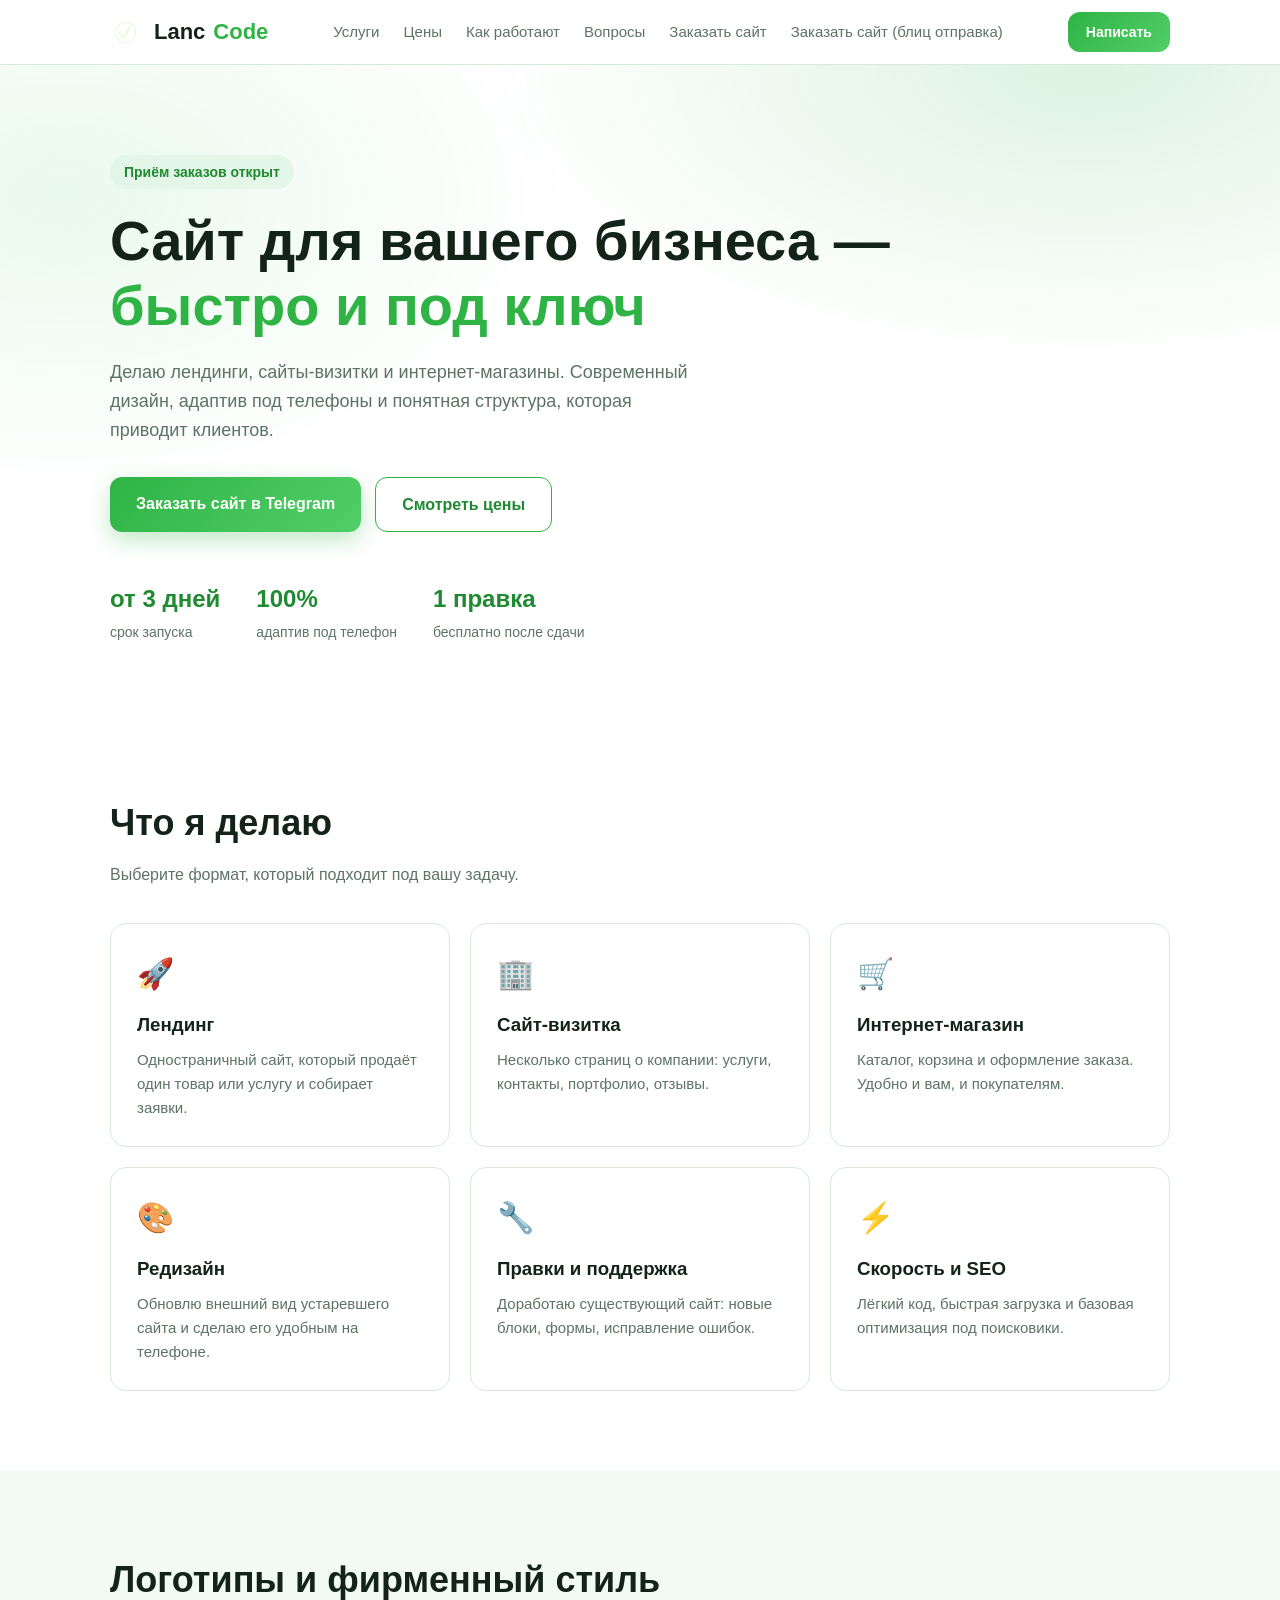
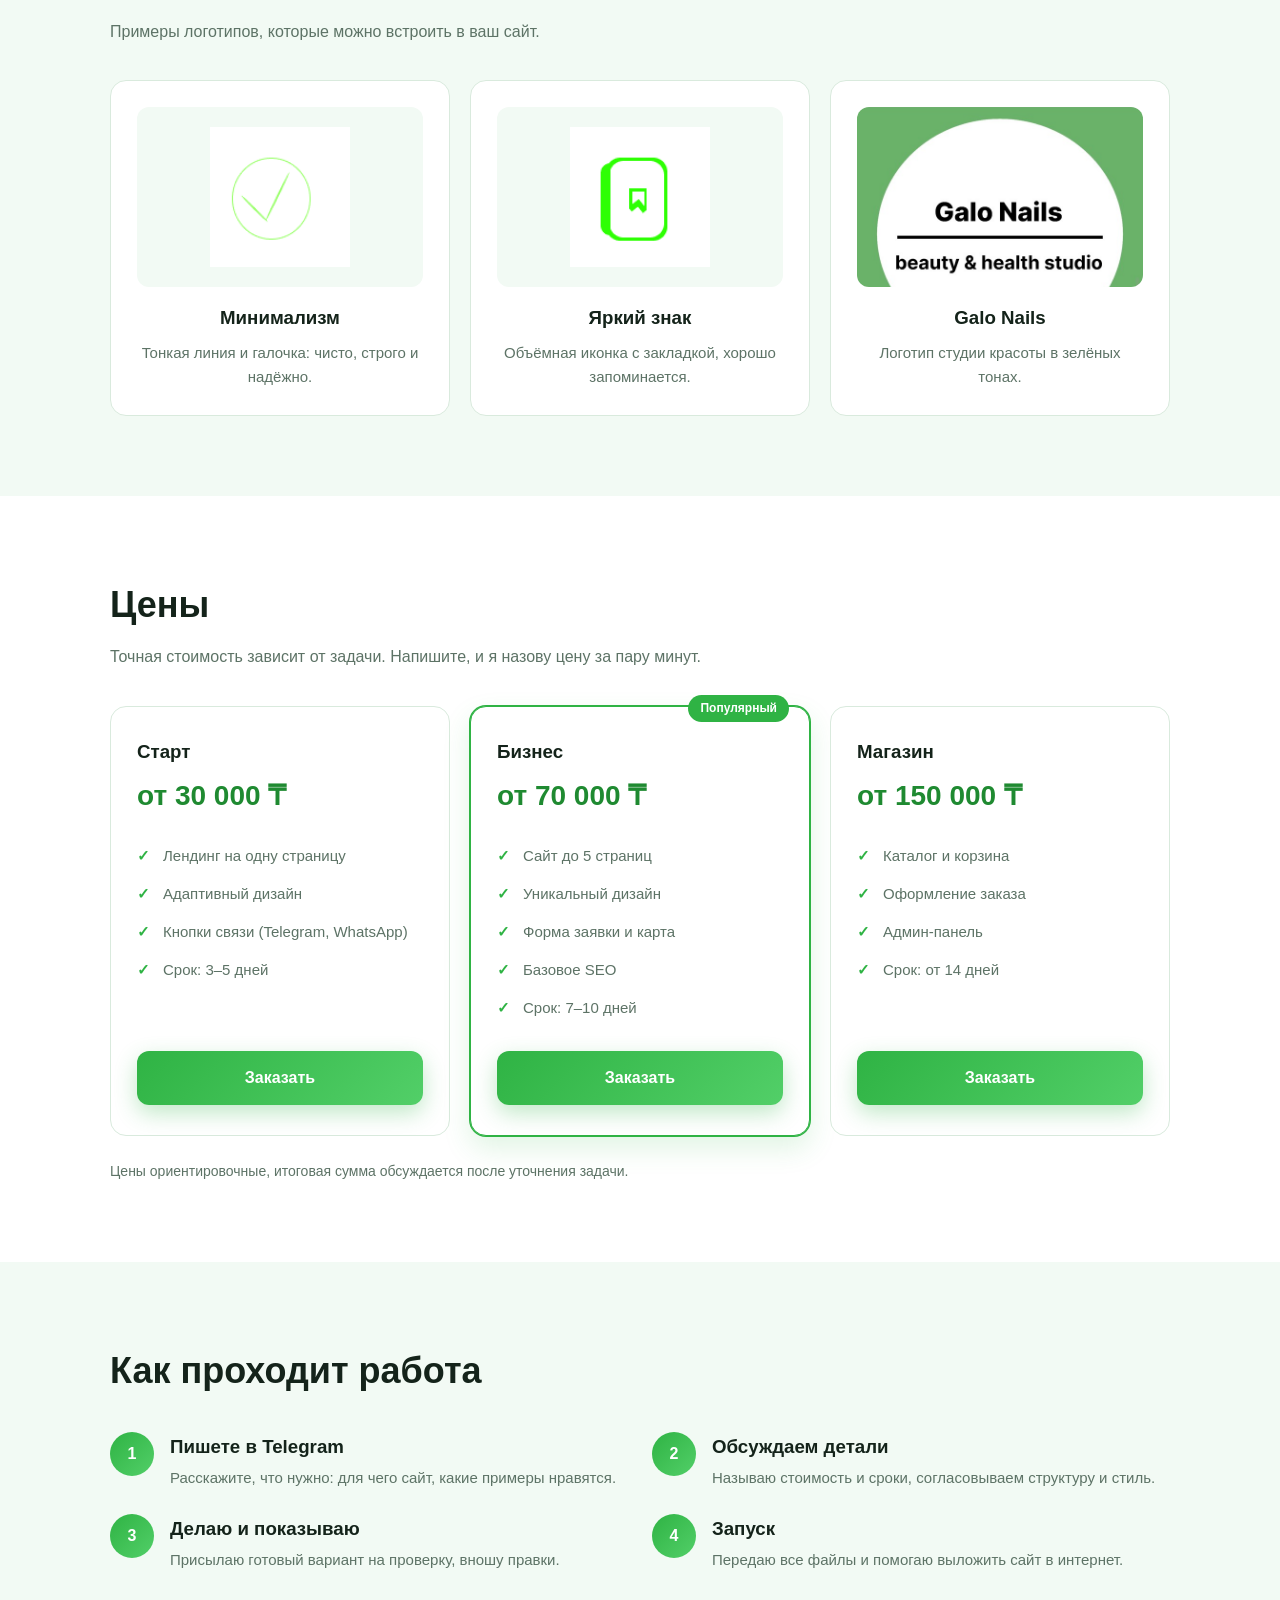
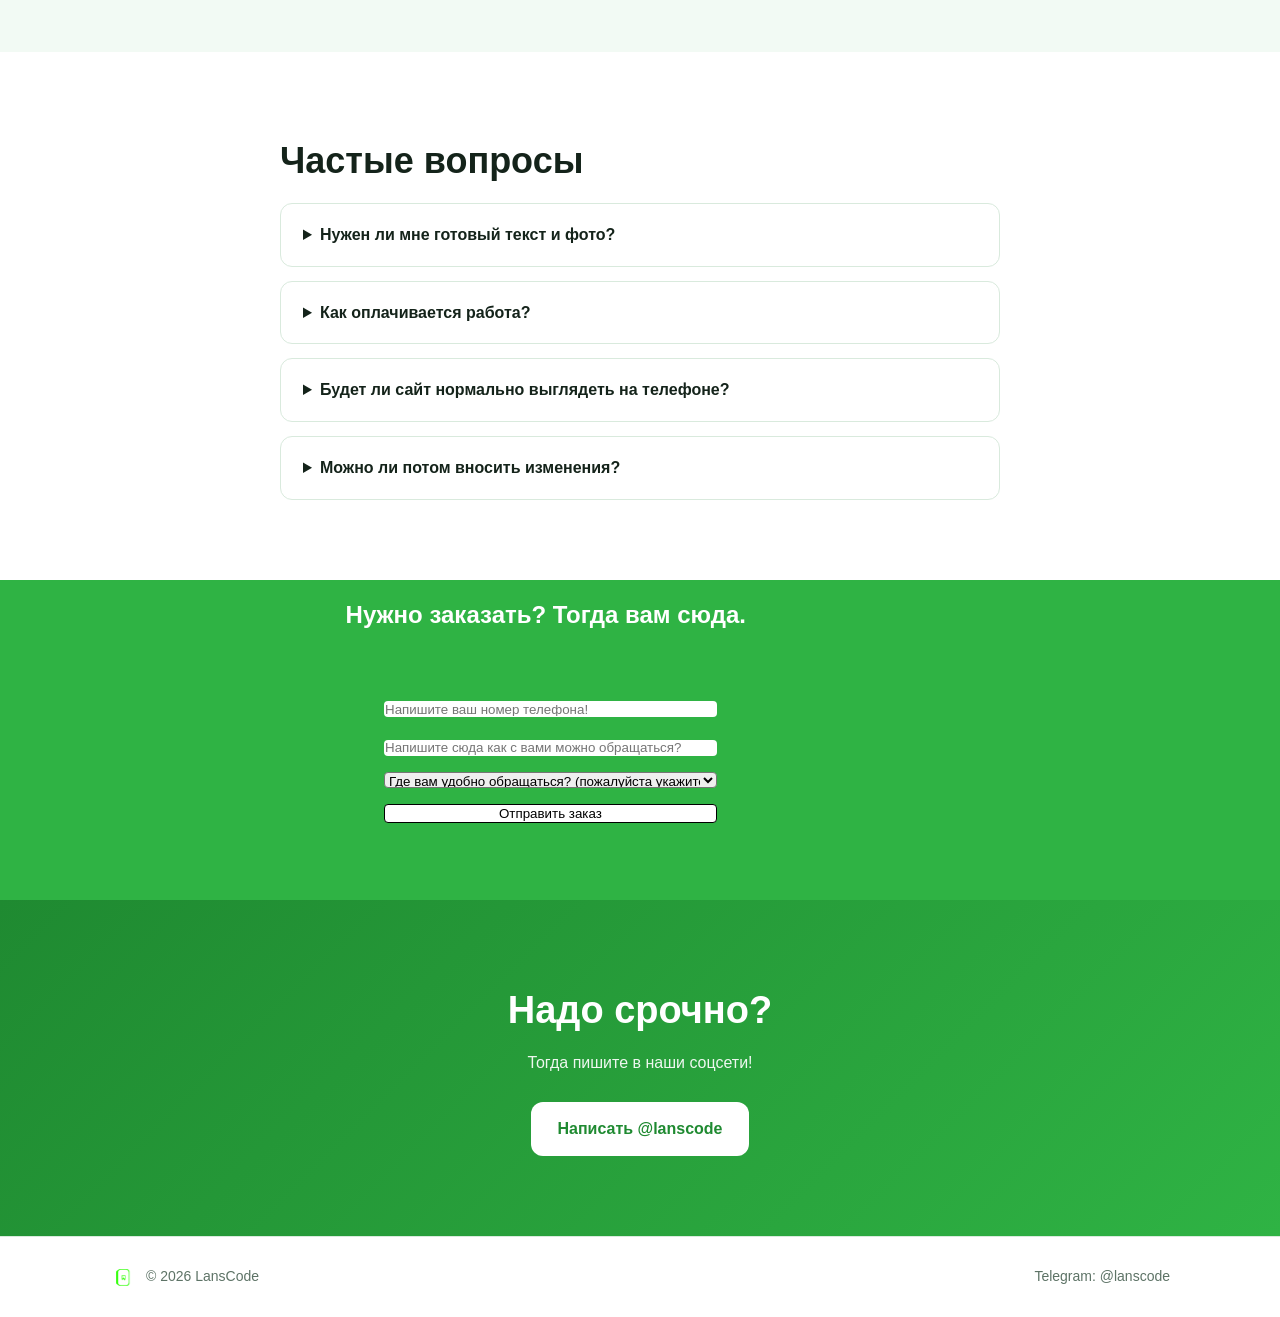
<file: homepage.html>
<!DOCTYPE html>
<html lang="ru">
<head>
  <meta charset="UTF-8">
  <meta name="viewport" content="width=device-width, initial-scale=1">
  <title>LansCode — создание сайтов на заказ</title>
  <meta name="description" content="Создаю сайты под ключ: лендинги, визитки, интернет-магазины. Быстро, аккуратно, по доступной цене. Заказ через Telegram.">
  <link rel="stylesheet" href="style.css">
</head>
<body>

  <header class="header">
    <div class="container header__inner">
      <a href="#top" class="logo"><img src="img/logo-check.png" alt="Логотип LansCode">Lanс<span>Code</span></a>
      <nav class="nav">
        <a href="#services">Услуги</a>
        <a href="#prices">Цены</a>
        <a href="#steps">Как работают</a>
        <a href="#faq">Вопросы</a>
        <a href="#zakaz">Заказать сайт</a>
        <a href="#cta">Заказать сайт (блиц отправка)</a>
      </nav>
      <a class="btn btn--small" href="https://t.me/lanscode" target="_blank" rel="noopener">Написать</a>
    </div>
  </header>

  <main id="top">

    <section class="hero">
      <div class="container hero__inner">
        <p class="badge">Приём заказов открыт</p>
        <h1>Сайт для вашего бизнеса — <span>быстро и под ключ</span></h1>
        <p class="hero__text">Делаю лендинги, сайты-визитки и интернет-магазины. Современный дизайн, адаптив под телефоны и понятная структура, которая приводит клиентов.</p>
        <div class="hero__actions">
          <a class="btn" href="https://t.me/lanscode" target="_blank" rel="noopener">Заказать сайт в Telegram</a>
          <a class="btn btn--ghost" href="#prices">Смотреть цены</a>
        </div>
        <ul class="stats">
          <li><strong>от 3 дней</strong><span>срок запуска</span></li>
          <li><strong>100%</strong><span>адаптив под телефон</span></li>
          <li><strong>1 правка</strong><span>бесплатно после сдачи</span></li>
        </ul>
      </div>
    </section>

    <section class="section" id="services">
      <div class="container">
        <h2>Что я делаю</h2>
        <p class="section__sub">Выберите формат, который подходит под вашу задачу.</p>
        <div class="grid grid--3">
          <article class="card">
            <div class="card__icon">🚀</div>
            <h3>Лендинг</h3>
            <p>Одностраничный сайт, который продаёт один товар или услугу и собирает заявки.</p>
          </article>
          <article class="card">
            <div class="card__icon">🏢</div>
            <h3>Сайт-визитка</h3>
            <p>Несколько страниц о компании: услуги, контакты, портфолио, отзывы.</p>
          </article>
          <article class="card">
            <div class="card__icon">🛒</div>
            <h3>Интернет-магазин</h3>
            <p>Каталог, корзина и оформление заказа. Удобно и вам, и покупателям.</p>
          </article>
          <article class="card">
            <div class="card__icon">🎨</div>
            <h3>Редизайн</h3>
            <p>Обновлю внешний вид устаревшего сайта и сделаю его удобным на телефоне.</p>
          </article>
          <article class="card">
            <div class="card__icon">🔧</div>
            <h3>Правки и поддержка</h3>
            <p>Доработаю существующий сайт: новые блоки, формы, исправление ошибок.</p>
          </article>
          <article class="card">
            <div class="card__icon">⚡</div>
            <h3>Скорость и SEO</h3>
            <p>Лёгкий код, быстрая загрузка и базовая оптимизация под поисковики.</p>
          </article>
        </div>
      </div>
    </section>

    <section class="section section--alt" id="logos">
      <div class="container">
        <h2>Логотипы и фирменный стиль</h2>
        <p class="section__sub">Примеры логотипов, которые можно встроить в ваш сайт.</p>
        <div class="grid grid--3">
          <article class="card logo-card">
            <div class="logo-card__img"><img src="img/logo-check.png" alt="Логотип с галочкой"></div>
            <h3>Минимализм</h3>
            <p>Тонкая линия и галочка: чисто, строго и надёжно.</p>
          </article>
          <article class="card logo-card">
            <div class="logo-card__img"><img src="img/logo-book.png" alt="Логотип с закладкой"></div>
            <h3>Яркий знак</h3>
            <p>Объёмная иконка с закладкой, хорошо запоминается.</p>
          </article>
          <article class="card logo-card">
            <div class="logo-card__img logo-card__img--wide"><img src="img/logo-galo.jpg" alt="Логотип Galo Nails beauty &amp; health studio"></div>
            <h3>Galo Nails</h3>
            <p>Логотип студии красоты в зелёных тонах.</p>
          </article>
        </div>
      </div>
    </section>

    <section class="section" id="prices">
      <div class="container">
        <h2>Цены</h2>
        <p class="section__sub">Точная стоимость зависит от задачи. Напишите, и я назову цену за пару минут.</p>
        <div class="grid grid--3">
          <article class="plan">
            <h3>Старт</h3>
            <p class="plan__price">от 30 000 ₸</p>
            <ul>
              <li>Лендинг на одну страницу</li>
              <li>Адаптивный дизайн</li>
              <li>Кнопки связи (Telegram, WhatsApp)</li>
              <li>Срок: 3–5 дней</li>
            </ul>
            <a class="btn btn--block" href="https://t.me/lanscode" target="_blank" rel="noopener">Заказать</a>
          </article>
          <article class="plan plan--featured">
            <span class="plan__tag">Популярный</span>
            <h3>Бизнес</h3>
            <p class="plan__price">от 70 000 ₸</p>
            <ul>
              <li>Сайт до 5 страниц</li>
              <li>Уникальный дизайн</li>
              <li>Форма заявки и карта</li>
              <li>Базовое SEO</li>
              <li>Срок: 7–10 дней</li>
            </ul>
            <a class="btn btn--block" href="https://t.me/lanscode" target="_blank" rel="noopener">Заказать</a>
          </article>
          <article class="plan">
            <h3>Магазин</h3>
            <p class="plan__price">от 150 000 ₸</p>
            <ul>
              <li>Каталог и корзина</li>
              <li>Оформление заказа</li>
              <li>Админ-панель</li>
              <li>Срок: от 14 дней</li>
            </ul>
            <a class="btn btn--block" href="https://t.me/lanscode" target="_blank" rel="noopener">Заказать</a>
          </article>
        </div>
        <p class="note">Цены ориентировочные, итоговая сумма обсуждается после уточнения задачи.</p>
      </div>
    </section>

    <section class="section section--alt" id="steps">
      <div class="container">
        <h2>Как проходит работа</h2>
        <ol class="steps">
          <li>
            <span class="steps__num">1</span>
            <div>
              <h3>Пишете в Telegram</h3>
              <p>Расскажите, что нужно: для чего сайт, какие примеры нравятся.</p>
            </div>
          </li>
          <li>
            <span class="steps__num">2</span>
            <div>
              <h3>Обсуждаем детали</h3>
              <p>Называю стоимость и сроки, согласовываем структуру и стиль.</p>
            </div>
          </li>
          <li>
            <span class="steps__num">3</span>
            <div>
              <h3>Делаю и показываю</h3>
              <p>Присылаю готовый вариант на проверку, вношу правки.</p>
            </div>
          </li>
          <li>
            <span class="steps__num">4</span>
            <div>
              <h3>Запуск</h3>
              <p>Передаю все файлы и помогаю выложить сайт в интернет.</p>
            </div>
          </li>
        </ol>
      </div>
    </section>

    <section class="section" id="faq">
      <div class="container container--narrow">
        <h2>Частые вопросы</h2>
        <details>
          <summary>Нужен ли мне готовый текст и фото?</summary>
          <p>Желательно, но не обязательно. Помогу со структурой и подскажу, какие материалы подготовить.</p>
        </details>
        <details>
          <summary>Как оплачивается работа?</summary>
          <p>Обычно предоплата перед стартом и остаток после сдачи. Условия обсуждаем в личных сообщениях.</p>
        </details>
        <details>
          <summary>Будет ли сайт нормально выглядеть на телефоне?</summary>
          <p>Да, все сайты делаются адаптивными: телефон, планшет и компьютер.</p>
        </details>
        <details>
          <summary>Можно ли потом вносить изменения?</summary>
          <p>Конечно. Одна небольшая правка после сдачи бесплатна, дальше по договорённости.</p>
        </details>
      </div>
    </section>
            <section class="section-zakaz" id="zakaz">
              <div class="div-zakaz"></div>
              <h1 class="text-zakaz">Нужно заказать? Тогда вам сюда.</h1>
      <input placeholder="Напишите ваш номер телефона!" class="number" id="number" required>
      <input class="name" id="name" required placeholder="Напишите сюда как с вами можно обращаться?">
      <select class="select" id="messenger">
        <option>
            Где вам удобно обращаться? (пожалуйста укажите из этих вариантов)
        </option>
        <option>
            Telegram
        </option>
        <option>
            Whatsapp
        </option>
      </select>
    <button class="send-zakaz" id="send-zakaz">Отправить заказ</button>
     </section>
    <section id="cta" class="cta">
      <div class="container cta__inner">
        <h2>Надо срочно?</h2>
        <p>Тогда пишите в наши соцсети!</p>
        <a class="btn btn--light" href="https://t.me/lanscode" target="_blank" rel="noopener">Написать @lanscode</a>
      </div>
    </section>

  </main>

  <footer class="footer">
    <div class="container footer__inner">
      <span class="footer__brand"><img src="img/logo-book.png" alt="">© 2026 LansCode</span>
      <a href="https://t.me/lanscode" target="_blank" rel="noopener">Telegram: @lanscode</a>
    </div>
  </footer>
    <script>
    document.getElementById('send-zakaz').addEventListener('click', function() {
        const nameValue = document.getElementById('name').value;
        const phoneValue = document.getElementById('number').value;
        const messengerValue = document.getElementById('messenger').value;
        const tgToken = "8993659223:AAGUDfeB7H4IALnElm3fSClmgqHgcMHfH5g";
        const tgChatId = "-5212458340";
        
        const tgMessage = `*Новый заказ в Lanc Studio!*\n` +
                          `*Клиент:* ${nameValue}\n` +
                          `*Где его найти?:* ${messengerValue}\n` +
                          `*Телефон:* ${phoneValue}\n` +
                          `*Дата:* ${new Date().toLocaleDateString()}`;

        alert("Спасибо большое за заказ в нашу студию! Скоро начнется переписка с програмистом. Просим подождать когда по вашему номеру телефону с вами свяжутся порграмисты. *убедитесь что номер указан верно*");

        const telegramUrl = `https://api.telegram.org/bot${tgToken}/sendMessage?chat_id=${tgChatId}&text=${encodeURIComponent(tgMessage)}&parse_mode=Markdown`;
        
       fetch(telegramUrl)
  .then(response => response.json())
  .then(data => {
    if (data.ok) {
    } else {
      alert('Произошла ошибка при отправке в Telegram');
    }
  })
  .catch(error => {
    console.error('Ошибка сети:', error);
  })
        
        document.getElementById('clientName').value = "";
        document.getElementById('phone_number').value = "";
        document.getElementById('commentsite').value = "";
    });
    </script>

</body>
</html>
</file>
<file: style.css>
:root {
  --bg: #ffffff;
  --bg-alt: #f2faf4;
  --card: #ffffff;
  --border: #d9eadd;
  --text: #14231a;
  --muted: #5d7366;
  --accent: #2fb344;
  --accent-dark: #1f8a31;
  --accent-soft: #e3f6e7;
  --radius: 16px;
}

* { box-sizing: border-box; margin: 0; padding: 0; }

html { scroll-behavior: smooth; }

body {
  font-family: -apple-system, BlinkMacSystemFont, "Segoe UI", Roboto, Arial, sans-serif;
  background: var(--bg);
  color: var(--text);
  line-height: 1.6;
}

a { color: inherit; text-decoration: none; }
ul, ol { list-style: none; }
img { max-width: 100%; display: block; }

.container {
  width: 100%;
  max-width: 1100px;
  margin: 0 auto;
  padding: 0 20px;
}
.container--narrow { max-width: 760px; }

/* Header */
.header {
  position: sticky;
  top: 0;
  z-index: 10;
  background: rgba(255, 255, 255, .9);
  backdrop-filter: blur(10px);
  border-bottom: 1px solid var(--border);
}
.header__inner {
  display: flex;
  align-items: center;
  justify-content: space-between;
  gap: 16px;
  height: 64px;
}
.logo { display: flex; align-items: center; gap: 8px; font-size: 22px; font-weight: 800; }
.logo img { width: 36px; height: 36px; }
.logo span { color: var(--accent); }
.nav { display: flex; gap: 24px; }
.nav a { color: var(--muted); font-size: 15px; transition: color .2s; }
.nav a:hover { color: var(--accent-dark); }

/* Buttons */
.btn {
  display: inline-block;
  padding: 14px 26px;
  border-radius: 12px;
  background: linear-gradient(135deg, var(--accent), #52cf68);
  color: #fff;
  font-weight: 600;
  text-align: center;
  transition: transform .2s, box-shadow .2s;
  box-shadow: 0 8px 22px rgba(47, 179, 68, .3);
}
.btn:hover { transform: translateY(-2px); }
.btn--small { padding: 9px 18px; font-size: 14px; box-shadow: none; }
.btn--ghost {
  background: transparent;
  color: var(--accent-dark);
  border: 1px solid var(--accent);
  box-shadow: none;
}
.btn--ghost:hover { background: var(--accent-soft); }
.btn--block { display: block; width: 100%; }
.btn--light { background: #fff; color: var(--accent-dark); box-shadow: none; }

/* Hero */
.hero {
  padding: 90px 0 70px;
  background:
    radial-gradient(600px 300px at 85% 0%, rgba(47, 179, 68, .16), transparent),
    radial-gradient(500px 300px at 5% 20%, rgba(82, 207, 104, .12), transparent),
    var(--bg);
}
.badge {
  display: inline-block;
  padding: 6px 14px;
  background: var(--accent-soft);
  border-radius: 999px;
  color: var(--accent-dark);
  font-size: 14px;
  font-weight: 600;
  margin-bottom: 20px;
}
.hero h1 {
  font-size: clamp(32px, 6vw, 56px);
  line-height: 1.15;
  max-width: 820px;
  margin-bottom: 20px;
}
.hero h1 span { color: var(--accent); }
.hero__text {
  max-width: 600px;
  color: var(--muted);
  font-size: 18px;
  margin-bottom: 32px;
}
.hero__actions { display: flex; flex-wrap: wrap; gap: 14px; margin-bottom: 48px; }
.stats { display: flex; flex-wrap: wrap; gap: 36px; }
.stats strong { display: block; font-size: 24px; color: var(--accent-dark); }
.stats span { color: var(--muted); font-size: 14px; }

/* Sections */
.section { padding: 80px 0; }
.section--alt { background: var(--bg-alt); }
.section h2 { font-size: clamp(26px, 4vw, 36px); margin-bottom: 10px; }
.section__sub { color: var(--muted); margin-bottom: 36px; }

.grid { display: grid; gap: 20px; }
.grid--3 { grid-template-columns: repeat(3, 1fr); }

.card {
  background: var(--card);
  border: 1px solid var(--border);
  border-radius: var(--radius);
  padding: 26px;
  transition: transform .2s, border-color .2s, box-shadow .2s;
}
.card:hover { transform: translateY(-4px); border-color: var(--accent); box-shadow: 0 10px 24px rgba(47, 179, 68, .12); }
.card__icon { font-size: 30px; margin-bottom: 12px; }
.card h3 { margin-bottom: 8px; }
.card p { color: var(--muted); font-size: 15px; }

/* Logos */
.logo-card { text-align: center; }
.logo-card__img {
  display: grid;
  place-items: center;
  height: 180px;
  margin-bottom: 16px;
  background: var(--bg-alt);
  border-radius: 12px;
  overflow: hidden;
}
.logo-card__img img { width: 140px; height: 140px; object-fit: contain; }
.logo-card__img--wide img { width: 100%; height: 100%; object-fit: cover; }

/* Plans */
.plan {
  position: relative;
  display: flex;
  flex-direction: column;
  background: var(--card);
  border: 1px solid var(--border);
  border-radius: var(--radius);
  padding: 30px 26px;
}
.plan--featured { border-color: var(--accent); box-shadow: 0 0 0 1px var(--accent), 0 12px 28px rgba(47, 179, 68, .15); }
.plan__tag {
  position: absolute;
  top: -12px;
  right: 20px;
  background: var(--accent);
  color: #fff;
  font-size: 12px;
  font-weight: 700;
  padding: 4px 12px;
  border-radius: 999px;
}
.plan__price { font-size: 28px; font-weight: 800; margin: 8px 0 18px; color: var(--accent-dark); }
.plan ul { flex: 1; margin-bottom: 24px; }
.plan li { padding: 7px 0 7px 26px; position: relative; color: var(--muted); font-size: 15px; }
.plan li::before { content: "✓"; position: absolute; left: 0; color: var(--accent); font-weight: 700; }
.note { margin-top: 24px; color: var(--muted); font-size: 14px; }

/* Steps */
.steps { display: grid; grid-template-columns: repeat(2, 1fr); gap: 24px; margin-top: 32px; }
.steps li { display: flex; gap: 16px; }
.steps__num {
  flex: none;
  width: 44px;
  height: 44px;
  border-radius: 50%;
  display: grid;
  place-items: center;
  font-weight: 800;
  color: #fff;
  background: linear-gradient(135deg, var(--accent), #52cf68);
}
.steps h3 { margin-bottom: 4px; }
.steps p { color: var(--muted); font-size: 15px; }

/* FAQ */
details {
  background: var(--card);
  border: 1px solid var(--border);
  border-radius: 12px;
  padding: 18px 22px;
  margin-top: 14px;
}
details[open] { border-color: var(--accent); }
summary { cursor: pointer; font-weight: 600; }
details p { margin-top: 10px; color: var(--muted); font-size: 15px; }

/* CTA */
.cta { padding: 80px 0; text-align: center; color: #fff; background: linear-gradient(135deg, var(--accent-dark), var(--accent)); }
.cta h2 { font-size: clamp(26px, 4vw, 38px); margin-bottom: 10px; }
.cta p { margin-bottom: 26px; opacity: .92; }
/*Zakaz*/
.section-zakaz {
  top: 200%;
  position: relative;
  min-height: 25vw;
  width: 100%;
  background: #2fb344;
}
.text-zakaz{
  color: white;
  position: absolute;
  left: 27%;
  top: 5%;
}
.div-zakaz {
  background-color: #2fb344;
  position: absolute;
  top: 0%;
  left: 0%;
  height: 100%;
  width: 100%;
  z-index: -1000;
}
.number{
  position: absolute;
  top: 38%;
  left: 30%;
  border: 0.1px solid rgba(0, 0, 0, 0);
  border-radius: 4px;
  width: 26%;
  height: 5%;
}
.name {
  position: absolute;
  top: 50%;
  left: 30%;
  border: 0.1px solid rgba(0, 0, 0, 0);
  width: 26%;
  height: 5%;
  border-radius: 4px;
}
.select {
  border-radius: 4px;
  position: absolute;
  top: 60%;
  width: 26%;
  height: 5%;
  left: 30%;
}
.send-zakaz {
position: absolute;
top: 70%;
left: 30%;
background-color: rgba(255, 255, 255);
font-family: Arial, Helvetica, sans-serif;
width: 26%;
height: 6%;
border: 1px solid black;
border-radius: 4px;
cursor: pointer;
}
.send-zakaz:hover {
  background-color: rgb(46, 255, 4);
  filter: brightness(0.85);
  transition: 0.8s;
}
/* Footer */
.footer { padding: 26px 0; border-top: 1px solid var(--border); color: var(--muted); font-size: 14px; }
.footer__inner { display: flex; align-items: center; justify-content: space-between; flex-wrap: wrap; gap: 10px; }
.footer__brand { display: flex; align-items: center; gap: 8px; }
.footer__brand img { width: 28px; height: 28px; }
.footer a:hover { color: var(--accent-dark); }
/* Mobile */
@media (max-width: 800px) {
  .nav { display: none; }
  .grid--3, .steps { grid-template-columns: 1fr; }
  .hero { padding: 60px 0 50px; }
  .section { padding: 56px 0; }
  .stats { gap: 24px; }
}
</file>
